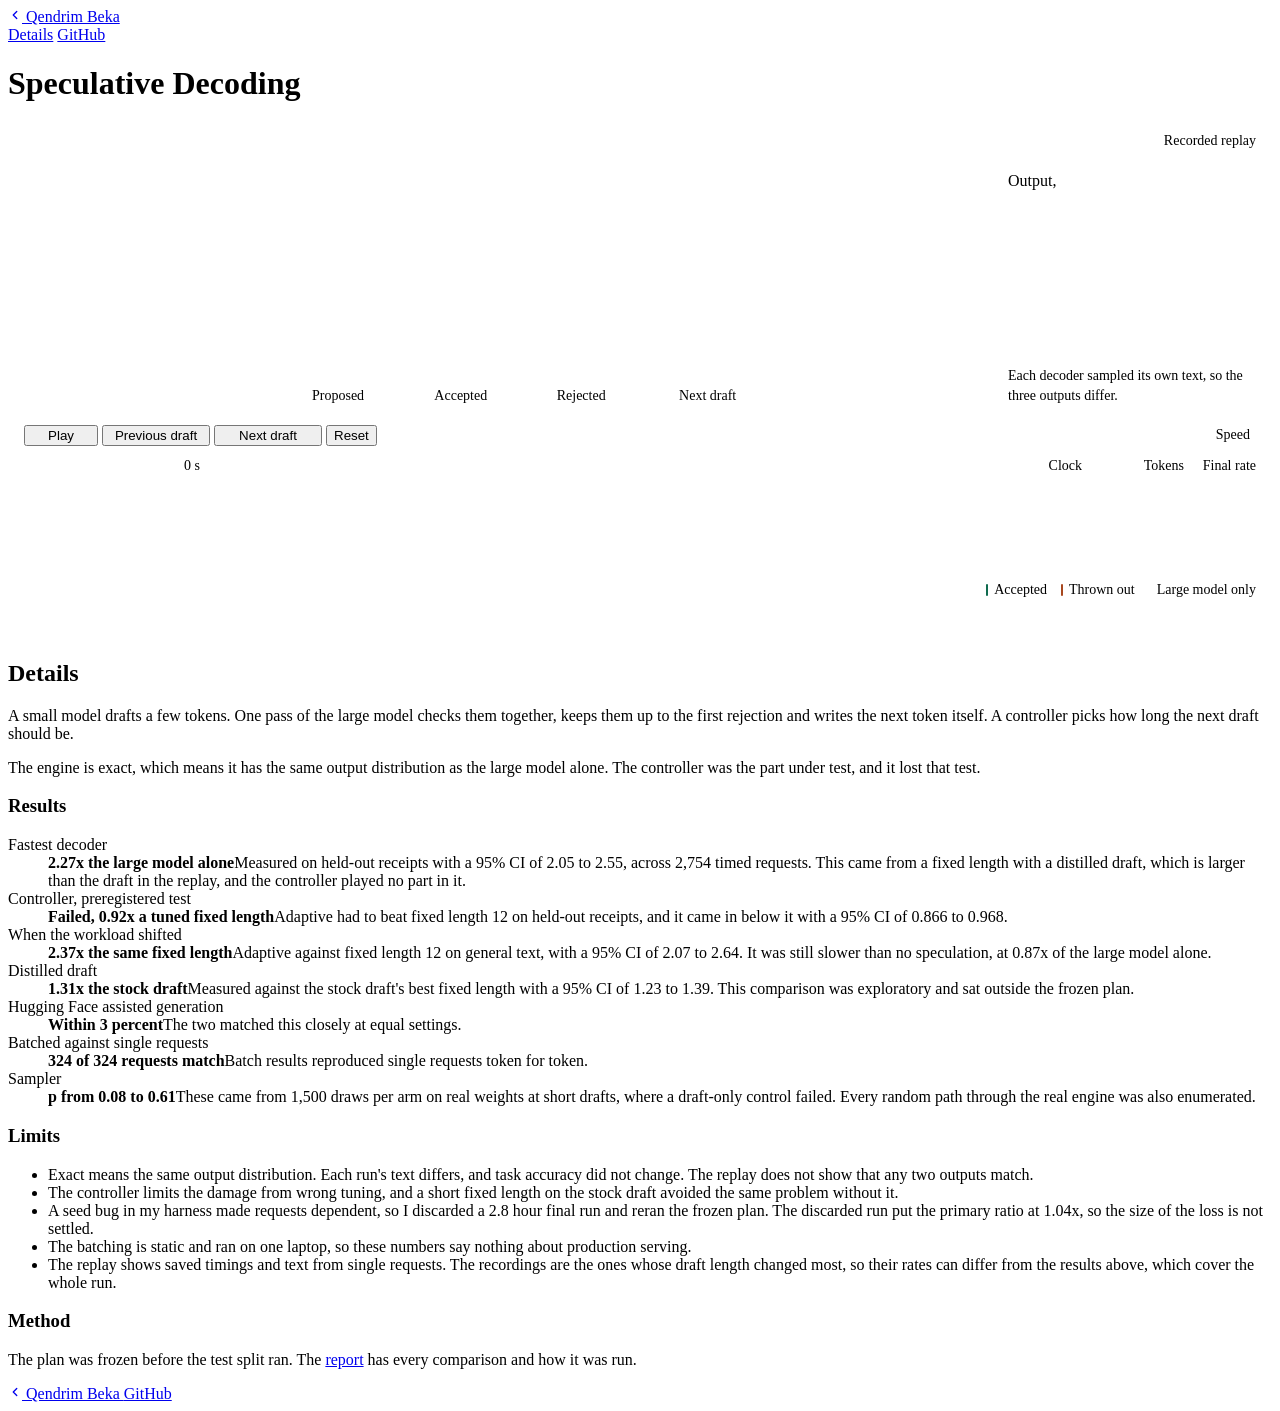
<file: specdec/demo_template.html>
<!doctype html>
<html lang="en">
<head>
<meta charset="utf-8">
<meta name="viewport" content="width=device-width, initial-scale=1">
<title>Speculative Decoding</title>
<meta name="description" content="Draft a few tokens and check them together">
<style>
/*FOUNDATION*/
</style>
<style>
:root {
  /* Short enough that the draft never floats in empty room on a tall screen. */
  --stage-height: clamp(548px, calc(100svh - 164px), 620px);
  --kept: #0f6b4f;
  --kept-wash: #157a5a14;
  --kept-line: #157a5a59;
  --lost: #a8481f;
  --lost-wash: #c4623a14;
  --lost-line: #c4623a73;
  --mono: ui-monospace, SFMono-Regular, Menlo, Consolas, monospace;
  --pad: 16px;
  --side: 280px;
  --lane: 30px;
  --name-column: 148px;
  --read-column: 236px;
}
@media (pointer: coarse) { :root { --lane: 46px; } }

.title { grid-template-columns: minmax(0, 1fr); margin-bottom: 14px; }

.stage { display: grid; grid-template-columns: minmax(0, 1fr) auto; grid-template-rows: auto minmax(0, 1fr) auto auto auto; }
.bar, .work, .lanes, .compare { grid-column: 1 / -1; }

/* What is being replayed */
.bar {
  display: flex; align-items: center; gap: 4px; min-width: 0;
  padding: 7px var(--pad); border-bottom: 1px solid var(--line);
}
.switch { display: flex; flex: none; gap: 4px; }
.bar .divider { margin: 6px 8px; }
.picker {
  appearance: none; -webkit-appearance: none; flex: 0 1 480px; min-width: 0; margin: 0;
  min-height: var(--control-height); padding: 0 30px 0 11px;
  border: 1px solid var(--line-strong); border-radius: var(--radius-control);
  background: var(--paper) url("data:image/svg+xml,%3Csvg xmlns='http://www.w3.org/2000/svg' width='10' height='6'%3E%3Cpath d='M1 1l4 4 4-4' fill='none' stroke='%23535753' stroke-width='1.3' stroke-linecap='round' stroke-linejoin='round'/%3E%3C/svg%3E") no-repeat right 11px center;
  color: var(--ink); font: 400 14px/18px var(--sans); letter-spacing: -0.003em;
  text-overflow: ellipsis; cursor: pointer; transition: background-color .12s, border-color .12s;
  -webkit-tap-highlight-color: transparent;
}
.picker:active { background-color: var(--wash-strong); }
@media (hover: hover) {
  .picker:hover { background-color: var(--surface); border-color: #11151147; }
  .picker:active { background-color: var(--wash-strong); }
}
.mode { flex: none; margin-left: auto; padding-left: 16px; font-size: 14px; line-height: 20px; color: var(--muted); }

/* The text going in, the draft being checked, the text coming out */
.work { display: grid; grid-template-columns: var(--side) minmax(0, 1fr) var(--side); min-height: 0; }
.side { display: flex; flex-direction: column; min-width: 0; min-height: 0; padding: 14px var(--pad) 12px; }
.input { border-right: 1px solid var(--line); }
.output { border-left: 1px solid var(--line); }
.side h2 { flex: none; margin: 0 0 8px; font: 400 14px/20px var(--sans); color: var(--muted); }
.side h2 span { color: var(--ink); }
.task { flex: none; margin: -4px 0 10px; font: 400 15px/20px var(--serif); color: var(--body); }
.text {
  flex: 1 1 auto; min-height: 0; margin: 0; overflow: auto; scrollbar-width: thin;
  font: 400 12px/18px var(--mono); color: var(--body);
}
.input .text { white-space: pre; }
.input[data-kind='prompt'] .text { white-space: pre-wrap; font: 400 17px/24px var(--serif); letter-spacing: -0.005em; }
.output .text { white-space: pre-wrap; overflow-wrap: anywhere; color: var(--ink); }
.output .text:focus-visible { outline-offset: 1px; border-radius: 3px; }
.output .draft { background: var(--kept-wash); box-shadow: inset 0 -1px 0 var(--kept-line); }
.output .corrected { box-shadow: inset 0 -1.5px 0 var(--lost); }
.side .caption { flex: none; margin: 8px 0 0; font-size: 14px; line-height: 20px; color: var(--muted); }

.draft-block { display: flex; flex-direction: column; min-width: 0; min-height: 0; padding: 14px 24px 0; }
.draft-head { display: flex; flex: none; align-items: baseline; justify-content: space-between; gap: 16px; }
.draft-head h2 { margin: 0; font: 400 24px/30px var(--serif); letter-spacing: -0.02em; white-space: nowrap; }
.draft-head p { margin: 0; font-size: 14px; line-height: 20px; color: var(--muted); text-align: right; }

.tokens {
  display: flex; flex-wrap: wrap; gap: 25px 4px; width: 100%; margin: 0; padding: 0; list-style: none;
}
.token-room { display: flex; flex: 1 1 auto; align-items: center; min-height: 118px; padding: 12px 0 22px; }
.token {
  position: relative; display: block; height: 38px; padding: 0 9px;
  border: 1px solid var(--line-strong); border-radius: 6px; background: var(--paper);
  font: 400 15px/36px var(--mono); color: var(--ink); white-space: pre;
  transition: background-color .12s, border-color .12s, color .12s;
}
.token[data-state='kept'] { border-color: var(--kept-line); background: var(--kept-wash); color: var(--kept); }
.token[data-state='rejected'] { border-color: var(--lost); background: var(--lost-wash); color: var(--lost); text-decoration: line-through; }
.token[data-state='unused'] { border-style: dashed; background: transparent; color: var(--muted); text-decoration: line-through; }
.token[data-state='written'] { border-color: var(--forest); background: var(--forest); color: #fff; }
.written {
  position: absolute; top: 100%; left: -1px; margin-top: 3px; padding: 0 5px; border-radius: 4px;
  background: var(--forest); color: #fff; font: 400 12px/18px var(--mono); text-decoration: none;
}
.token.flip .written { right: -1px; left: auto; }

.note { flex: none; margin: 0 0 10px; min-height: 44px; font: 400 15px/22px var(--serif); color: var(--body); letter-spacing: -0.003em; }

.ledger {
  display: grid; flex: none; grid-template-columns: repeat(3, minmax(0, 0.72fr)) minmax(0, 1.7fr);
  margin: 0; padding: 8px 0 10px; border-top: 1px solid var(--line);
}
.ledger div { min-width: 0; padding-right: 12px; }
.ledger dt { font-size: 14px; line-height: 20px; color: var(--muted); }
.ledger dd { margin: 2px 0 0; font-size: 14px; line-height: 20px; font-weight: 500; color: var(--ink); white-space: nowrap; }
.ledger dd.waiting { font-weight: 400; color: var(--muted); }
.ledger dd.lost { color: var(--lost); }
.ledger dd.kept { color: var(--kept); }
.ledger small { display: block; font-size: 14px; line-height: 20px; font-weight: 400; color: var(--muted); white-space: normal; }

/* Moving through the recording */
.transport {
  display: flex; align-items: center; gap: 4px; min-width: 0;
  padding: 7px var(--pad); border-top: 1px solid var(--line);
}
.transport .primary { display: inline-grid; justify-items: center; min-width: 74px; }
.transport .primary span { grid-area: 1 / 1; }
.transport .primary span:not(.on) { visibility: hidden; }
.step { min-width: 108px; }
.step .brief { display: none; }
.speed { display: flex; align-items: center; gap: 2px; padding: 7px var(--pad) 7px 0; border-top: 1px solid var(--line); }
.speed > span { margin-right: 6px; font-size: 14px; color: var(--muted); }
.speed .control { min-width: 44px; padding: 0 8px; }

.lanes {
  display: grid; grid-template-columns: var(--name-column) minmax(0, 1fr) var(--read-column);
  grid-template-rows: 22px repeat(3, var(--lane)); column-gap: 12px;
  padding: 0 var(--pad) 8px; border-top: 1px solid var(--line);
}
.lane-row { display: contents; }
.lane-name {
  grid-column: 1; justify-content: flex-start; align-self: center;
  justify-self: start; min-height: min(calc(var(--lane) - 2px), var(--control-height));
  padding: 0 9px; margin-left: -9px;
}
.axis {
  grid-column: 2; grid-row: 1; display: flex; align-items: flex-end; justify-content: space-between;
  font-size: 14px; line-height: 18px; color: var(--muted);
}
.read, .read-head {
  grid-column: 3; display: grid; grid-template-columns: 62px 1fr 72px; align-items: center;
  font-size: 14px; line-height: 18px; text-align: right;
}
.read-head { grid-row: 1; align-items: end; color: var(--muted); }
.read { color: var(--body); }
.read b { font-weight: 400; color: var(--ink); }
.read.done b { font-weight: 500; }

#scrub {
  position: relative; grid-column: 2; grid-row: 2 / 5; min-width: 0; overflow: hidden;
  border-radius: 3px; cursor: ew-resize; touch-action: pan-y;
  -webkit-tap-highlight-color: transparent; user-select: none; -webkit-user-select: none;
}
#scrub svg { display: block; width: 100%; height: 100%; }
#scrub path, #scrub line { fill: none; vector-effect: non-scaling-stroke; }
.ground { stroke: var(--line); stroke-width: 1; }
.ahead { stroke: var(--line-strong); stroke-width: 1.25; }
.stem-kept { stroke: var(--kept); stroke-width: 1.25; }
.stem-lost { stroke: var(--lost); stroke-width: 1.25; opacity: .78; }
.stem-plain { stroke: var(--ink); stroke-width: 1.25; opacity: .62; }
.finish { stroke: var(--ink); stroke-width: 1.5; }
.playhead { position: absolute; inset: 0; pointer-events: none; will-change: transform; }
.playhead i { position: absolute; top: 0; bottom: 0; left: -0.5px; width: 1px; background: var(--forest); }
.playhead i::before {
  content: ''; position: absolute; top: 0; left: -3.5px; width: 8px; height: 8px;
  border-radius: 50%; background: var(--forest); transition: transform .12s;
}
#scrub:active .playhead i::before { transform: scale(1.3); background: var(--forest-pressed); }
#scrub:focus-visible { outline-offset: 1px; }
@media (hover: hover) {
  #scrub:hover .playhead i { background: var(--forest-hover); }
  #scrub:hover .playhead i::before { background: var(--forest-hover); transform: scale(1.3); }
  #scrub:active .playhead i::before { background: var(--forest-pressed); }
}

.compare {
  display: flex; align-items: center; justify-content: space-between; gap: 6px 20px; min-width: 0;
  padding: 7px var(--pad) 8px; border-top: 1px solid var(--line);
}
.compare p { margin: 0; font-size: 14px; line-height: 20px; color: var(--body); }
.compare b { font-weight: 500; color: var(--ink); }
.compare b.loss { color: var(--lost); }
.key { display: flex; flex: none; flex-wrap: wrap; gap: 2px 14px; margin: 0; padding: 0; list-style: none; font-size: 14px; line-height: 20px; color: var(--muted); }
.key li { display: flex; align-items: center; gap: 6px; }
.key i { width: 2px; height: 12px; border-radius: 1px; }
.key .k-kept { background: var(--kept); }
.key .k-lost { background: var(--lost); }
.key .k-plain { background: var(--ink); opacity: .62; }

/* Short screens: the lanes give up height before the draft does. */
@media (min-width: 900px) and (max-height: 760px) {
  :root { --lane: 26px; }
  .token-room { min-height: 100px; padding: 8px 0 22px; }
  .token { height: 34px; font-size: 14px; line-height: 32px; }
}

@media (max-width: 1080px) {
  :root { --side: 276px; --name-column: 136px; --read-column: 200px; }
  .read, .read-head { grid-template-columns: 54px 1fr 64px; }
  .draft-block { padding-right: 20px; padding-left: 20px; }
  .step { min-width: 0; }
  .token { height: 34px; font-size: 14px; line-height: 32px; }
  .tokens { gap: 24px 4px; }
}

/* Below this the stage stacks: draft and transport first, the text after the lanes. */
@media (max-width: 899px) {
  :root { --stage-height: auto; --side: minmax(0, 1fr); }
  .stage { grid-template-columns: repeat(12, minmax(0, 1fr)); grid-template-rows: none; }
  .work { display: contents; }
  .bar, .draft-block, .lanes, .compare { grid-column: 1 / -1; }
  .transport { grid-column: 1 / 9; }
  .speed { grid-column: 9 / -1; }
  .input { grid-column: 1 / 7; }
  .output { grid-column: 7 / -1; }
  .bar { order: 1; }
  .draft-block { order: 2; padding: 14px var(--pad) 0; }
  .transport { order: 3; }
  .speed { order: 3; justify-content: flex-end; }
  .lanes { order: 5; }
  .compare { order: 6; }
  .input, .output { order: 7; height: 224px; border-top: 1px solid var(--line); }
  .output { border-left: 1px solid var(--line); }
  .input { border-right: 0; }
}
@media (max-width: 559px) {
  :root { --pad: 12px; --name-column: 124px; --read-column: 172px; }
  .title { margin-bottom: 12px; }
  .title h1 { font-size: 29px; line-height: 34px; }
  .bar { flex-wrap: wrap; row-gap: 6px; }
  .bar .divider { display: none; }
  .switch { order: 1; }
  .mode { order: 2; padding-left: 8px; }
  .picker { order: 3; flex: 1 1 100%; }
  .transport { order: 2; grid-column: 1 / -1; }
  .draft-block { order: 3; }
  .lanes { order: 4; }
  .speed { order: 5; grid-column: 1 / -1; padding-left: var(--pad); }
  .speed > span { margin-right: auto; }
  .compare { order: 6; }
  .draft-head h2 { font-size: 21px; line-height: 26px; }
  .tokens { gap: 23px 3px; }
  .token-room { min-height: 0; padding: 8px 0 22px; align-items: flex-start; }
  .token { height: 30px; padding: 0 6px; font-size: 13px; line-height: 28px; }
  .note { min-height: 100px; font-size: 14px; line-height: 20px; }
  .draft-head p { min-height: 36px; line-height: 18px; }
  .ledger { grid-template-columns: repeat(3, minmax(0, 1fr)); row-gap: 6px; }
  .ledger div:last-child { grid-column: 1 / -1; display: grid; grid-template-columns: auto 1fr; align-items: baseline; column-gap: 8px; padding: 0; }
  .ledger div:last-child dd { display: contents; }
  .ledger small { grid-column: 1 / -1; white-space: nowrap; }
  .transport .primary { flex: 1 1 74px; }
  .step .full { display: none; }
  .step .brief { display: inline; }
  .step, .transport .reset { flex: 1 1 auto; }
  .read, .read-head { grid-template-columns: 50px 1fr 52px; }
  .lanes { column-gap: 8px; grid-template-columns: var(--name-column) var(--read-column); grid-template-rows: 22px repeat(3, var(--lane)) 16px 84px; padding-bottom: 10px; }
  .lanes .read, .lanes .read-head { grid-column: 2; }
  .axis { grid-column: 1 / -1; grid-row: 5; }
  #scrub { grid-column: 1 / -1; grid-row: 6; }
  .compare { flex-direction: column; align-items: flex-start; }
  .stage { grid-template-columns: minmax(0, 1fr); }
  .input, .output { grid-column: 1 / -1; height: 208px; }
  .mode .wide, .read-head .wide { display: none; }
  .output { border-left: 0; }
}
</style>
</head>
<body>
<div class="shell">
  <header class="topbar">
    <a class="quiet back" href="/#projects">
      <svg width="14" height="14" viewBox="0 0 16 16" fill="none" aria-hidden="true"><path d="M10 4L6 8L10 12" stroke="currentColor" stroke-width="1.5" stroke-linecap="round" stroke-linejoin="round"/></svg>
      Qendrim Beka
    </a>
    <nav aria-label="More about Speculative Decoding">
      <a class="quiet" href="#details">Details</a>
      <a class="quiet" href="https://github.com/qbeka/speculative-decoding">GitHub</a>
    </nav>
  </header>

  <main>
    <header class="title">
      <h1>Speculative Decoding</h1>
    </header>

    <section class="stage" id="stage" aria-label="Recorded replay of three decoders">
      <noscript><p class="prose">The replay needs JavaScript. The details below still work.</p></noscript>
      <div class="bar">
        <div class="switch" role="group" aria-label="Kind of text" id="cases"></div>
        <span class="divider" aria-hidden="true"></span>
        <select class="picker" id="prompt" aria-label="Recorded prompt"></select>
        <span class="mode">Recorded<span class="wide"> replay</span></span>
      </div>

      <div class="work">
        <section class="side input" id="input" aria-labelledby="input-name">
          <h2 id="input-name"></h2>
          <p class="task" id="task"></p>
          <pre class="text" id="source" tabindex="0" aria-labelledby="input-name"></pre>
        </section>

        <section class="draft-block" aria-labelledby="draft-title">
          <header class="draft-head">
            <h2 id="draft-title"></h2>
            <p id="draft-status"></p>
          </header>
          <div class="token-room"><ol class="tokens" id="tokens"></ol></div>
          <p class="note" id="note"></p>
          <dl class="ledger">
            <div><dt>Proposed</dt><dd id="proposed"></dd></div>
            <div><dt>Accepted</dt><dd id="accepted"></dd></div>
            <div><dt>Rejected</dt><dd id="rejected"></dd></div>
            <div><dt>Next draft</dt><dd id="next-length"></dd></div>
          </dl>
        </section>

        <section class="side output" aria-labelledby="output-name">
          <h2 id="output-name">Output, <span id="output-arm"></span></h2>
          <div class="text" id="output" tabindex="0" aria-labelledby="output-name"></div>
          <p class="caption">Each decoder sampled its own text, so the three outputs differ.</p>
        </section>
      </div>

      <div class="transport">
        <button class="control primary" id="play" type="button">
          <span class="on" data-label="play">Play</span><span data-label="pause">Pause</span><span data-label="again">Replay</span>
        </button>
        <button class="control outline step" id="prev" type="button"><span class="full" data-step="Previous">Previous draft</span><span class="brief">Previous</span></button>
        <button class="control outline step" id="next" type="button"><span class="full" data-step="Next">Next draft</span><span class="brief">Next</span></button>
        <button class="control reset" id="reset" type="button">Reset</button>
      </div>
      <div class="speed" role="group" aria-label="Replay speed" id="speeds"><span aria-hidden="true">Speed</span></div>

      <div class="lanes" id="lanes">
        <div class="axis" aria-hidden="true"><span>0 s</span><span id="axis-end"></span></div>
        <div class="read-head" aria-hidden="true"><span>Clock</span><span>Tokens</span><span>Final<span class="wide"> rate</span></span></div>
        <div id="scrub" role="slider" tabindex="0" aria-label="Replay position" aria-valuemin="0">
          <svg aria-hidden="true" preserveAspectRatio="none" viewBox="0 0 1000 300">
            <defs><clipPath id="elapsed"><rect id="elapsed-rect" x="0" y="0" width="0" height="300"/></clipPath></defs>
            <g id="stems-ahead"></g>
            <g id="stems-past" clip-path="url(#elapsed)"></g>
          </svg>
          <div class="playhead" id="playhead"><i></i></div>
        </div>
      </div>

      <div class="compare">
        <p id="compare"></p>
        <ul class="key" aria-label="Key to the stems">
          <li><i class="k-kept"></i>Accepted</li>
          <li><i class="k-lost"></i>Thrown out</li>
          <li><i class="k-plain"></i>Large model only</li>
        </ul>
      </div>
      <p class="sr-only" role="status" id="status"></p>
    </section>

    <section class="reading" id="details" aria-labelledby="details-title">
      <h2 id="details-title">Details</h2>
      <p class="prose">A small model drafts a few tokens. One pass of the large model checks them together, keeps them up to the first rejection and writes the next token itself. A controller picks how long the next draft should be.</p>
      <p class="prose">The engine is exact, which means it has the same output distribution as the large model alone. The controller was the part under test, and it lost that test.</p>

      <h3>Results</h3>
      <dl class="results">
        <div><dt>Fastest decoder</dt><dd><b>2.27x the large model alone</b>Measured on held-out receipts with a 95% CI of 2.05 to 2.55, across 2,754 timed requests. This came from a fixed length with a distilled draft, which is larger than the draft in the replay, and the controller played no part in it.</dd></div>
        <div><dt>Controller, preregistered test</dt><dd><b>Failed, 0.92x a tuned fixed length</b>Adaptive had to beat fixed length 12 on held-out receipts, and it came in below it with a 95% CI of 0.866 to 0.968.</dd></div>
        <div><dt>When the workload shifted</dt><dd><b>2.37x the same fixed length</b>Adaptive against fixed length 12 on general text, with a 95% CI of 2.07 to 2.64. It was still slower than no speculation, at 0.87x of the large model alone.</dd></div>
        <div><dt>Distilled draft</dt><dd><b>1.31x the stock draft</b>Measured against the stock draft's best fixed length with a 95% CI of 1.23 to 1.39. This comparison was exploratory and sat outside the frozen plan.</dd></div>
        <div><dt>Hugging Face assisted generation</dt><dd><b>Within 3 percent</b>The two matched this closely at equal settings.</dd></div>
        <div><dt>Batched against single requests</dt><dd><b>324 of 324 requests match</b>Batch results reproduced single requests token for token.</dd></div>
        <div><dt>Sampler</dt><dd><b>p from 0.08 to 0.61</b>These came from 1,500 draws per arm on real weights at short drafts, where a draft-only control failed. Every random path through the real engine was also enumerated.</dd></div>
      </dl>

      <h3>Limits</h3>
      <ul class="limits">
        <li>Exact means the same output distribution. Each run's text differs, and task accuracy did not change. The replay does not show that any two outputs match.</li>
        <li>The controller limits the damage from wrong tuning, and a short fixed length on the stock draft avoided the same problem without it.</li>
        <li>A seed bug in my harness made requests dependent, so I discarded a 2.8 hour final run and reran the frozen plan. The discarded run put the primary ratio at 1.04x, so the size of the loss is not settled.</li>
        <li>The batching is static and ran on one laptop, so these numbers say nothing about production serving.</li>
        <li>The replay shows saved timings and text from single requests. The recordings are the ones whose draft length changed most, so their rates can differ from the results above, which cover the whole run.</li>
      </ul>

      <h3>Method</h3>
      <p class="prose">The plan was frozen before the test split ran. The <a href="https://github.com/qbeka/speculative-decoding/blob/main/docs/report.md">report</a> has every comparison and how it was run.</p>

      <div class="page-end">
        <a class="quiet back" href="/#projects">
          <svg width="14" height="14" viewBox="0 0 16 16" fill="none" aria-hidden="true"><path d="M10 4L6 8L10 12" stroke="currentColor" stroke-width="1.5" stroke-linecap="round" stroke-linejoin="round"/></svg>
          Qendrim Beka
        </a>
        <a class="quiet" href="https://github.com/qbeka/speculative-decoding">GitHub</a>
      </div>
    </section>
  </main>
</div>

<script>
// A story page sends ?from=<slug>, so Back returns to that story.
(() => {
  const from = new URLSearchParams(location.search).get("from");
  if (from && /^[a-z0-9-]+$/.test(from)) for (const link of document.querySelectorAll("a.back")) link.href = `/work/${from}`;
})();
</script>
<script id="data" type="application/json">__DATA__</script>
<script>
const DATA = JSON.parse(document.getElementById('data').textContent);
const $ = (id) => document.getElementById(id);
const SVG = 'http://www.w3.org/2000/svg';
const SPEEDS = [[0.1, '1/10'], [0.25, '1/4'], [1, '1x']];
const REDUCED_STEP_S = 0.9;
const STRIP = 100;

const motion = matchMedia('(prefers-reduced-motion: reduce)');
const stacked = matchMedia('(max-width: 899px)');
const state = { caseIndex: 0, traceIndex: 0, armIndex: 2, t: 0, speed: SPEEDS[1][0], playing: false };
let trace = null;
let total = 1;
let lastFrame = 0;
let heldFor = 0;
let drawn = {};

const plural = (count, word) => `${count} ${word}${count === 1 ? '' : 's'}`;

/* Spaces and line breaks are part of a token, so they have to be visible.
   A draft can also propose part of a character, which has no glyph of its own. */
function show(text) {
  if (text === '<|im_end|>') return 'end';
  return text.replace(/\n/g, '↵').replace(/ /g, '·').replace(/�/g, 'byte');
}
const quoted = (text) => `"${show(text)}"`;

/* Count the entries whose time has passed. Both lists are in time order. */
function passed(list, read, t) {
  let low = 0;
  let high = list.length;
  while (low < high) {
    const middle = (low + high) >> 1;
    if (read(list[middle]) <= t) low = middle + 1;
    else high = middle;
  }
  return low;
}
const blocksDone = (arm, t) => passed(arm.blocks, (b) => b.end_s, t);
const tokensDone = (arm, t) => passed(arm.tokens, (k) => k.t, t);
const selectedArm = () => trace.arms[state.armIndex];
const hasDrafts = (arm) => arm.blocks.some((block) => block.draft.length > 0);
const rate = (arm) => arm.tokens.length / arm.wall_s;

function setText(node, text) {
  if (node.textContent !== text) node.textContent = text;
}
function announce(text) {
  $('status').textContent = text;
}
function setDisabled(node, disabled) {
  node.setAttribute('aria-disabled', String(disabled));
}

/* The draft in view is the last one checked. Before the first check it is the first draft. */
function draftInView() {
  const arm = selectedArm();
  const done = blocksDone(arm, state.t);
  return { arm, index: Math.max(0, done - 1), checked: done > 0 };
}

function token(text, stateName, words) {
  const item = document.createElement('li');
  item.className = 'token';
  if (stateName) item.dataset.state = stateName;
  const hidden = document.createElement('span');
  hidden.className = 'sr-only';
  hidden.textContent = `${words} `;
  item.append(hidden, show(text));
  return item;
}

function fillLedger(values) {
  for (const [id, text, tone, small] of values) {
    const node = $(id);
    node.className = tone || '';
    node.textContent = text;
    if (small) {
      const detail = document.createElement('small');
      detail.textContent = small;
      node.append(detail);
    }
  }
}

function nextLength(arm, index) {
  const next = arm.blocks[index + 1];
  if (!next) return ['next-length', 'None', '', 'The reply is finished'];
  const length = next.draft.length;
  if (!arm.acceptance) {
    return ['next-length', plural(length, 'token'), '', length === 12 ? 'Always 12' : 'This draft ended the text'];
  }
  const [from, to] = [arm.acceptance[index], arm.acceptance[index + 1]];
  return ['next-length', plural(length, 'token'), '', `Estimated acceptance ${from.toFixed(2)} to ${to.toFixed(2)}`];
}

function verdictNote(block) {
  const size = block.draft.length;
  const kept = block.accepted;
  const at = block.rejected_at;
  if (at === null) {
    return `The large model kept all ${size} and wrote one more token, ${quoted(block.written)}, from the same pass.`;
  }
  const opening = at === 0
    ? `The large model rejected the first token, ${quoted(block.draft[0])},`
    : `The large model kept ${kept} of ${size}, rejected ${quoted(block.draft[at])}`;
  const unused = size - at - 1;
  const rest = unused === 1 ? 'token' : `${unused} tokens`;
  const after = unused ? `, so the ${rest} after it went unused` : '';
  return `${opening} and wrote ${quoted(block.written)} there instead${after}.`;
}

/* The replacement hangs under the rejected token. Near the edge it hangs the other way. */
function placeWritten(row) {
  const label = row.querySelector('.written');
  if (!label) return;
  const chip = label.parentElement;
  chip.classList.remove('flip');
  const overflows = label.getBoundingClientRect().right > row.getBoundingClientRect().right;
  chip.classList.toggle('flip', overflows);
}

/* Tokens are monospaced, so their wrapping can be worked out without drawing every draft.
   Stacked layouts reserve the tallest draft, so nothing below moves during a replay. */
function reserveTokenRows() {
  const row = $('tokens');
  row.style.minHeight = '';
  if (!stacked.matches) return;
  const sample = document.createElement('li');
  sample.className = 'token';
  sample.textContent = 'x';
  sample.style.visibility = 'hidden';
  row.append(sample);
  const style = getComputedStyle(sample);
  const inset = parseFloat(style.paddingLeft) * 2 + 2;
  const glyph = parseFloat(style.fontSize) * 0.61;
  const height = sample.getBoundingClientRect().height;
  sample.remove();
  const gaps = getComputedStyle(row);
  const [rowGap, columnGap] = [parseFloat(gaps.rowGap), parseFloat(gaps.columnGap)];
  const width = row.clientWidth;
  const rowsOf = (block) => {
    const texts = block.rejected_at === null ? [...block.draft, block.written] : block.draft;
    let rows = 1;
    let used = 0;
    for (const text of texts) {
      const size = [...show(text)].length * glyph + inset;
      if (used && used + columnGap + size > width) {
        rows += 1;
        used = size;
      } else used += (used ? columnGap : 0) + size;
    }
    return rows;
  };
  const rows = Math.max(...selectedArm().blocks.map(rowsOf));
  row.style.minHeight = `${rows * height + (rows - 1) * rowGap}px`;
}

function drawPass(arm, index, checked) {
  const block = arm.blocks[index];
  setText($('draft-title'), `Pass ${index + 1} of ${arm.blocks.length}`);
  setText($('draft-status'), checked ? `Took ${Math.round(block.check_ms)} ms` : 'Not run yet');
  $('tokens').replaceChildren(token(block.written, checked ? 'written' : '', 'large model wrote'));
  setText($('note'), 'This decoder has no draft. Each pass of the large model writes one token.');
  fillLedger([
    ['proposed', 'None', 'waiting'],
    ['accepted', 'None', 'waiting'],
    ['rejected', 'None', 'waiting'],
    ['next-length', 'None', 'waiting', 'One token per pass'],
  ]);
}

function drawDraft(arm, index, checked) {
  const block = arm.blocks[index];
  const at = block.rejected_at;
  const row = $('tokens');
  setText($('draft-title'), `Draft ${index + 1} of ${arm.blocks.length}`);
  setText($('draft-status'), checked
    ? `Drafted in ${Math.round(block.draft_ms)} ms, checked in ${Math.round(block.check_ms)} ms`
    : 'Not checked yet');

  const items = block.draft.map((text, position) => {
    if (!checked) return token(text, '', 'proposed');
    if (position < block.accepted) return token(text, 'kept', 'accepted');
    if (position === at) {
      const item = token(text, 'rejected', 'rejected');
      const written = document.createElement('span');
      written.className = 'written';
      written.textContent = show(block.written);
      item.append(written);
      return item;
    }
    return token(text, 'unused', 'unused');
  });
  if (at === null) {
    const extra = token(block.written, 'written', 'large model wrote');
    if (!checked) extra.style.visibility = 'hidden';
    items.push(extra);
  }
  row.replaceChildren(...items);
  placeWritten(row);

  if (!checked) {
    setText($('note'), `One pass of the large model will check these ${plural(block.draft.length, 'token')} together.`);
    fillLedger([
      ['proposed', plural(block.draft.length, 'token')],
      ['accepted', 'Waiting', 'waiting'],
      ['rejected', 'Waiting', 'waiting'],
      ['next-length', 'Waiting', 'waiting', 'Set after the check'],
    ]);
    return;
  }
  setText($('note'), verdictNote(block));
  fillLedger([
    ['proposed', plural(block.draft.length, 'token')],
    ['accepted', plural(block.accepted, 'token'), block.accepted ? 'kept' : ''],
    ['rejected', at === null ? 'None' : `Token ${at + 1}`, at === null ? '' : 'lost'],
    nextLength(arm, index),
  ]);
}

function paintDraft() {
  const { arm, index, checked } = draftInView();
  const key = `${state.caseIndex}/${state.traceIndex}/${state.armIndex}/${index}/${checked}`;
  if (drawn.draft === key) return;
  const fresh = drawn.draftBlock !== `${state.caseIndex}/${state.traceIndex}/${state.armIndex}/${index}`;
  drawn.draft = key;
  drawn.draftBlock = `${state.caseIndex}/${state.traceIndex}/${state.armIndex}/${index}`;
  if (hasDrafts(arm)) drawDraft(arm, index, checked);
  else drawPass(arm, index, checked);
  if (fresh && state.playing && state.speed < 1 && !motion.matches) {
    $('tokens').animate([{ opacity: 0.45 }, { opacity: 1 }], { duration: 120, easing: 'ease-out' });
  }
}

function paintOutput() {
  const arm = selectedArm();
  const count = tokensDone(arm, state.t);
  const spans = $('output').children;
  const before = drawn.output;
  if (before === count) return;
  for (let i = Math.min(before, count); i < Math.max(before, count); i += 1) {
    spans[i].hidden = i >= count;
  }
  drawn.output = count;
  if (count > before) $('output').scrollTop = $('output').scrollHeight;
}

function paintLanes() {
  trace.arms.forEach((arm, index) => {
    const elapsed = Math.min(state.t, arm.wall_s);
    const read = drawn.reads[index];
    setText(read.clock, `${elapsed.toFixed(2)} s`);
    setText(read.count, `${tokensDone(arm, state.t)} of ${arm.tokens.length}`);
    read.row.classList.toggle('done', state.t >= arm.wall_s);
  });
  const share = state.t / total;
  $('elapsed-rect').setAttribute('width', (share * 1000).toFixed(2));
  $('playhead').style.transform = `translateX(${(share * 100).toFixed(3)}%)`;
  const scrub = $('scrub');
  scrub.setAttribute('aria-valuenow', state.t.toFixed(2));
  scrub.setAttribute('aria-valuetext', `${state.t.toFixed(2)} of ${total.toFixed(2)} seconds`);
}

function paintControls() {
  const finished = state.t >= total;
  const name = state.playing ? 'pause' : finished ? 'again' : 'play';
  for (const label of $('play').children) label.classList.toggle('on', label.dataset.label === name);
  const arm = selectedArm();
  const done = blocksDone(arm, state.t);
  setDisabled($('prev'), state.t === 0);
  setDisabled($('next'), done >= arm.blocks.length);
  setDisabled($('reset'), state.t === 0 && !state.playing);
  const unit = hasDrafts(arm) ? 'draft' : 'pass';
  for (const node of document.querySelectorAll('[data-step]')) {
    setText(node, `${node.dataset.step === 'Previous' ? 'Previous' : 'Next'} ${unit}`);
  }
  $('prev').setAttribute('aria-label', `Previous ${unit}`);
  $('next').setAttribute('aria-label', `Next ${unit}`);
}

function paint() {
  paintDraft();
  paintOutput();
  paintLanes();
  paintControls();
}

function describeDraft() {
  const { arm, index, checked } = draftInView();
  const block = arm.blocks[index];
  if (!hasDrafts(arm)) return `Pass ${index + 1} of ${arm.blocks.length}.`;
  if (!checked) return `Draft 1 of ${arm.blocks.length}, ${plural(block.draft.length, 'token')} proposed, not checked yet.`;
  const next = arm.blocks[index + 1];
  const length = next ? ` Next draft ${plural(next.draft.length, 'token')}.` : ' The reply is finished.';
  return `Draft ${index + 1} of ${arm.blocks.length}. Accepted ${block.accepted} of ${block.draft.length}.${length}`;
}

function setPlaying(value) {
  state.playing = value;
  if (value) {
    lastFrame = performance.now();
    heldFor = 0;
    requestAnimationFrame(frame);
  }
}

function seek(t) {
  state.t = Math.min(total, Math.max(0, t));
}

/* With reduced motion the replay moves one draft at a time and nothing slides. */
function reducedStep(seconds) {
  heldFor += seconds;
  if (heldFor < REDUCED_STEP_S) return;
  heldFor = 0;
  const arm = selectedArm();
  const next = arm.blocks[blocksDone(arm, state.t)];
  seek(next ? next.end_s : total);
}

function frame(now) {
  if (!state.playing) return;
  const seconds = Math.min(now - lastFrame, 100) / 1000;
  lastFrame = now;
  if (motion.matches) reducedStep(seconds);
  else seek(state.t + seconds * state.speed);
  if (state.t >= total) setPlaying(false);
  paint();
  if (state.playing) requestAnimationFrame(frame);
}

function stepTo(t) {
  setPlaying(false);
  seek(t);
  paint();
  announce(describeDraft());
}

function stepForward() {
  const arm = selectedArm();
  const next = arm.blocks[blocksDone(arm, state.t)];
  if (next) stepTo(next.end_s);
}

function stepBack() {
  if (state.t === 0) return;
  const arm = selectedArm();
  const done = blocksDone(arm, state.t);
  const onCheck = done > 0 && arm.blocks[done - 1].end_s === state.t;
  const target = onCheck ? done - 2 : done - 1;
  stepTo(target >= 0 ? arm.blocks[target].end_s : 0);
}

function stems(arm) {
  const tallest = Math.max(1, ...trace.arms.flatMap((one) => one.blocks.map((b) => b.draft.length)));
  const unit = (STRIP - 16) / tallest;
  return arm.blocks.map((block) => ({
    x: ((block.end_s / total) * 1000).toFixed(2),
    kept: block.accepted * unit,
    lost: (block.draft.length - block.accepted) * unit,
    plain: block.draft.length ? 0 : 10,
  }));
}

function strip(parent, className, d) {
  const path = document.createElementNS(SVG, 'path');
  path.setAttribute('class', className);
  path.setAttribute('d', d);
  parent.append(path);
}

function drawLanes() {
  const ahead = $('stems-ahead');
  const past = $('stems-past');
  ahead.replaceChildren();
  past.replaceChildren();
  trace.arms.forEach((arm, index) => {
    const floor = STRIP * (index + 1) - 5;
    const list = stems(arm);
    const line = (from, height) => (stem) => (height(stem) > 0
      ? `M${stem.x} ${(floor - from(stem)).toFixed(2)}v${(-height(stem)).toFixed(2)}` : '');
    const all = line(() => 0, (stem) => stem.kept + stem.lost + stem.plain);
    const finish = ((arm.wall_s / total) * 1000).toFixed(2);
    strip(ahead, 'ground', `M0 ${floor + 0.5}H${finish}`);
    strip(ahead, 'ahead', list.map(all).join(''));
    strip(past, 'stem-kept', list.map(line(() => 0, (stem) => stem.kept)).join(''));
    strip(past, 'stem-lost', list.map(line((stem) => stem.kept, (stem) => stem.lost)).join(''));
    strip(past, 'stem-plain', list.map(line(() => 0, (stem) => stem.plain)).join(''));
    strip(past, 'finish', `M${finish} ${floor + 3}v-14`);
  });
  $('axis-end').textContent = `${total.toFixed(2)} s`;
  $('scrub').setAttribute('aria-valuemax', total.toFixed(2));
}

function drawReads() {
  trace.arms.forEach((arm, index) => {
    const read = drawn.reads[index];
    read.total.textContent = `${rate(arm).toFixed(1)}/s`;
  });
}

function comparison(ratio, name) {
  const value = document.createElement('b');
  value.textContent = `${ratio.toFixed(2)}x`;
  if (ratio < 1) value.className = 'loss';
  return [`${ratio < 1 ? 'slower' : 'faster'} than ${name} at `, value];
}

function drawCompare() {
  const [alone, fixed, adaptive] = trace.arms;
  $('compare').replaceChildren(
    'On this recording Adaptive ran ',
    ...comparison(rate(adaptive) / rate(fixed), fixed.label),
    ' and ',
    ...comparison(rate(adaptive) / rate(alone), 'the large model alone'),
  );
}

function drawOutput() {
  const nodes = selectedArm().tokens.map((item) => {
    const span = document.createElement('span');
    span.className = item.source;
    span.textContent = item.text;
    span.hidden = true;
    return span;
  });
  $('output').replaceChildren(...nodes);
  $('output').scrollTop = 0;
  drawn.output = 0;
  setText($('output-arm'), selectedArm().label);
}

function loadTrace() {
  setPlaying(false);
  trace = DATA.cases[state.caseIndex].traces[state.traceIndex];
  total = Math.max(...trace.arms.map((arm) => arm.wall_s));
  state.t = 0;
  const receipt = Boolean(trace.task);
  $('input').dataset.kind = receipt ? 'receipt' : 'prompt';
  setText($('input-name'), receipt ? 'Receipt' : 'Prompt');
  setText($('task'), trace.task);
  $('task').hidden = !receipt;
  setText($('source'), trace.source);
  $('source').scrollTop = 0;
  drawn.draft = null;
  drawn.draftBlock = null;
  reserveTokenRows();
  drawOutput();
  drawLanes();
  drawReads();
  drawCompare();
  paint();
}

function selectCase(index) {
  state.caseIndex = index;
  state.traceIndex = 0;
  for (const button of $('cases').children) {
    button.setAttribute('aria-pressed', String(Number(button.dataset.index) === index));
  }
  const picker = $('prompt');
  picker.replaceChildren(...DATA.cases[index].traces.map((item, position) => new Option(item.label, position)));
  loadTrace();
  announce(`${DATA.cases[index].name}: ${trace.label}. ${describeDraft()}`);
}

function selectArm(index) {
  state.armIndex = index;
  for (const [position, read] of drawn.reads.entries()) {
    read.name.setAttribute('aria-pressed', String(position === index));
  }
  drawn.draft = null;
  drawn.draftBlock = null;
  reserveTokenRows();
  drawOutput();
  paint();
  announce(`Following ${selectedArm().label}. ${describeDraft()}`);
}

function buildControls() {
  DATA.cases.forEach((item, index) => {
    const button = document.createElement('button');
    button.className = 'control';
    button.type = 'button';
    button.textContent = item.name;
    button.dataset.index = index;
    button.addEventListener('click', () => selectCase(index));
    $('cases').append(button);
  });
  for (const [value, label] of SPEEDS) {
    const button = document.createElement('button');
    button.className = 'control';
    button.type = 'button';
    button.textContent = label;
    button.setAttribute('aria-pressed', String(value === state.speed));
    button.setAttribute('aria-label', value === 1 ? 'Real time' : `${label} speed`);
    button.addEventListener('click', () => {
      state.speed = value;
      for (const other of $('speeds').querySelectorAll('button')) {
        other.setAttribute('aria-pressed', String(other === button));
      }
    });
    $('speeds').append(button);
  }
  drawn.reads = DATA.cases[0].traces[0].arms.map((arm, index) => {
    const row = document.createElement('div');
    row.className = 'lane-row';
    const name = document.createElement('button');
    name.className = 'control lane-name';
    name.type = 'button';
    name.textContent = arm.label;
    name.setAttribute('aria-pressed', 'false');
    name.setAttribute('aria-label', `Follow ${arm.label}`);
    name.style.gridRow = index + 2;
    name.addEventListener('click', () => selectArm(index));
    const read = document.createElement('div');
    read.className = 'read';
    read.style.gridRow = index + 2;
    const clock = document.createElement('b');
    const count = document.createElement('span');
    const final = document.createElement('span');
    read.append(clock, count, final);
    row.append(name, read);
    $('lanes').append(row);
    return { name, row: read, clock, count, total: final };
  });
}

function positionFromPointer(event) {
  const box = $('scrub').getBoundingClientRect();
  return ((event.clientX - box.left) / box.width) * total;
}

function bindScrub() {
  const scrub = $('scrub');
  let dragging = false;
  scrub.addEventListener('pointerdown', (event) => {
    if (event.button !== 0) return;
    dragging = true;
    scrub.setPointerCapture(event.pointerId);
    setPlaying(false);
    seek(positionFromPointer(event));
    paint();
  });
  scrub.addEventListener('pointermove', (event) => {
    if (!dragging) return;
    seek(positionFromPointer(event));
    paint();
  });
  const end = () => {
    if (dragging) announce(describeDraft());
    dragging = false;
  };
  scrub.addEventListener('pointerup', end);
  scrub.addEventListener('pointercancel', end);
  scrub.addEventListener('keydown', (event) => {
    const small = total / 200;
    const moves = {
      ArrowRight: state.t + small, ArrowUp: state.t + small,
      ArrowLeft: state.t - small, ArrowDown: state.t - small,
      PageUp: state.t + small * 10, PageDown: state.t - small * 10,
      Home: 0, End: total,
    };
    if (!(event.key in moves)) return;
    event.preventDefault();
    stepTo(moves[event.key]);
  });
}

function bindTransport() {
  $('play').addEventListener('click', () => {
    if (state.playing) {
      setPlaying(false);
      paint();
      announce(describeDraft());
      return;
    }
    if (state.t >= total) seek(0);
    setPlaying(true);
    paint();
  });
  $('next').addEventListener('click', stepForward);
  $('prev').addEventListener('click', stepBack);
  $('reset').addEventListener('click', () => stepTo(0));
  $('prompt').addEventListener('change', (event) => {
    state.traceIndex = Number(event.target.value);
    loadTrace();
    announce(`${trace.label}. ${describeDraft()}`);
  });
  bindScrub();
}

buildControls();
bindTransport();
selectCase(0);
selectArm(state.armIndex);
announce('');

/* Stacked, the text panes sit last, so keyboard focus should reach them last too. */
function orderPanes() {
  const [input, output, status] = [$('input'), $('output').parentElement, $('status')];
  if (stacked.matches) status.before(input, output);
  else {
    document.querySelector('.work').prepend(input);
    document.querySelector('.work').append(output);
  }
}
stacked.addEventListener('change', orderPanes);
orderPanes();

let lastWidth = 0;
new ResizeObserver(() => {
  const width = $('tokens').clientWidth;
  if (width === lastWidth) return;
  lastWidth = width;
  reserveTokenRows();
  placeWritten($('tokens'));
}).observe($('tokens'));
</script>
</body>
</html>
</file>
